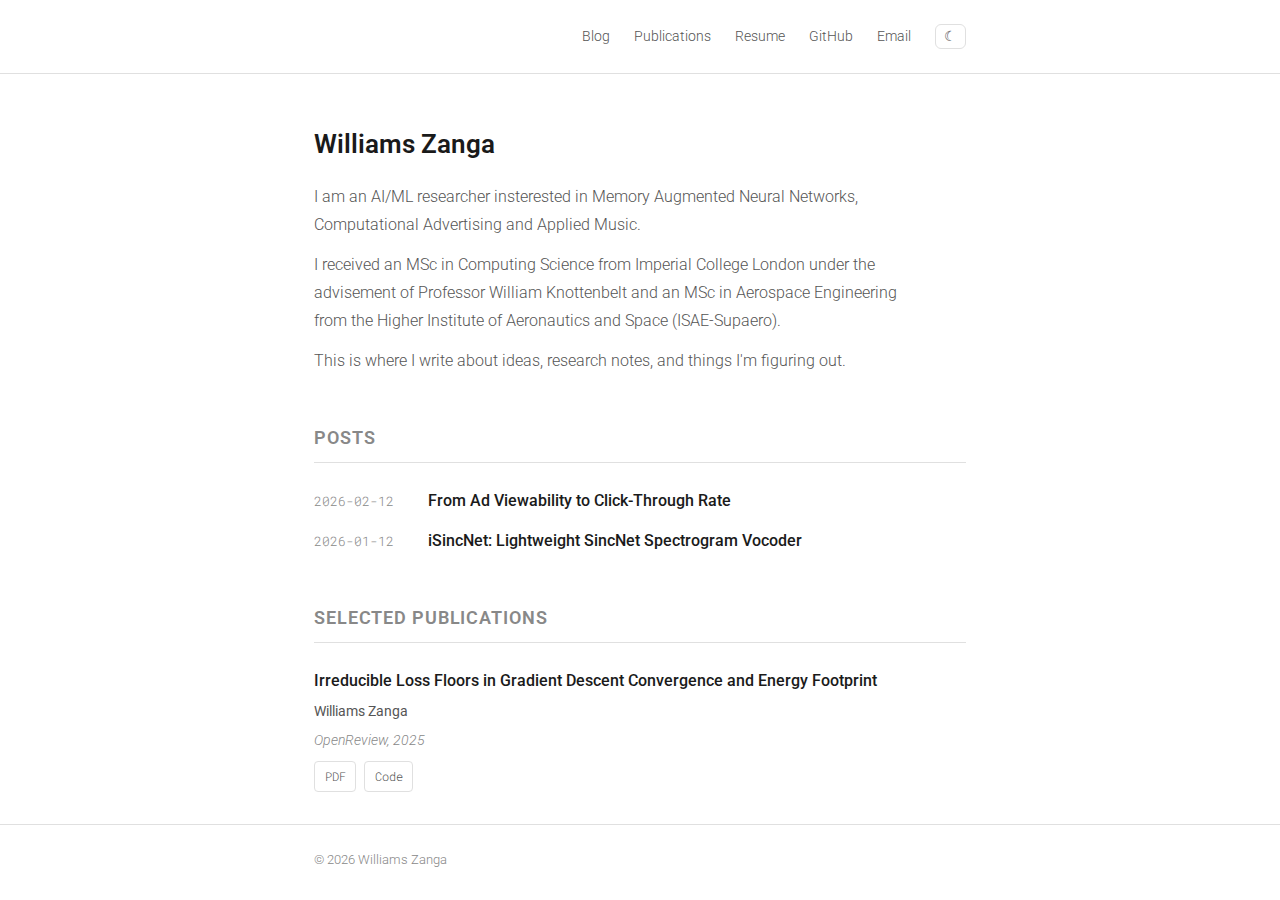
<file: index.html>
<!DOCTYPE html>
<html lang="en">
<head>
  <meta charset="UTF-8">
  <meta name="viewport" content="width=device-width, initial-scale=1.0">
  <title>williams zanga</title>
  <meta name="description" content="Research blog on machine learning, computational advertising, and learning theory.">
  <link rel="stylesheet" href="css/style.css">
</head>
<body>

<header>
  <div class="container">
    <a href="index.html" class="site-name"></a>
    <nav>
      <a href="blog.html">Blog</a>
      <a href="publications.html">Publications</a>
      <a href="resume.html">Resume</a>
      <a href="https://github.com/wkzng" target="_blank">GitHub</a>
      <a href="mailto:zanga.williams@gmail.com">Email</a>
      <button class="theme-toggle" id="theme-toggle" aria-label="Toggle theme">
        <span id="theme-icon">&#9790;</span>
      </button>
    </nav>
  </div>
</header>

<main class="container">

  <div class="bio">
    <h1>Williams Zanga</h1>
    <p>
        I am an AI/ML researcher insterested in Memory Augmented Neural Networks, Computational Advertising and Applied Music.
    </p>
    <p>
        I received an MSc in Computing Science from Imperial College London under the advisement of Professor William Knottenbelt
        and an MSc in Aerospace Engineering from the Higher Institute of Aeronautics and Space (ISAE-Supaero).
    </p>
     <p>
        This is where I write about ideas, research notes, and things I'm figuring out.
     </p>
  </div>

  <section class="posts-section">
    <h2>Posts</h2>
    <ul class="post-list">
      <li class="post-item">
        <span class="post-date">2026-02-12</span>
        <span class="post-title"><a href="blog/ad-viewability.html">From Ad Viewability to Click-Through Rate</a></span>
      </li>
      <li class="post-item">
        <span class="post-date">2026-01-12</span>
        <span class="post-title"><a href="blog/isincnet.html">iSincNet: Lightweight SincNet Spectrogram Vocoder</a></span>
      </li>
      <!-- <li class="post-item">
        <span class="post-date">2026-02-12</span>
        <span class="post-title"><a href="blog/comp-ads.html">Real-time bidding and the multi-armed bandit</a></span>
      </li> -->
      <!-- <li class="post-item">
        <span class="post-date">2026-02-08</span>
        <span class="post-title"><a href="blog/music-genre-intro.html">How CNNs hear music: a tour of Mel-spectrograms</a></span>
      </li> -->
    </ul>
  </section>

  <section class="posts-section">
    <h2>Selected Publications</h2>
    <div class="pub-list">
      <div class="pub-item">
        <div class="pub-title"><a href="publications.html">Irreducible Loss Floors in Gradient Descent Convergence and Energy Footprint</a></div>
        <div class="pub-authors"><strong>Williams Zanga</strong></div>
        <div class="pub-venue">OpenReview, 2025</div>
        <div class="pub-links">
          <a href="https://openreview.net/pdf?id=QJtanJS4T9" target="_blank">PDF</a>
          <a href="https://github.com/wkzng/loss-state-rate" target="_blank">Code</a>
        </div>
      </div>
      
    </div>
  </section>

</main>

<footer>
  <div class="container">
    <span class="footer-text">&copy; 2026 Williams Zanga</span>
  </div>
</footer>

<script src="js/main.js"></script>
</body>
</html>
</file>
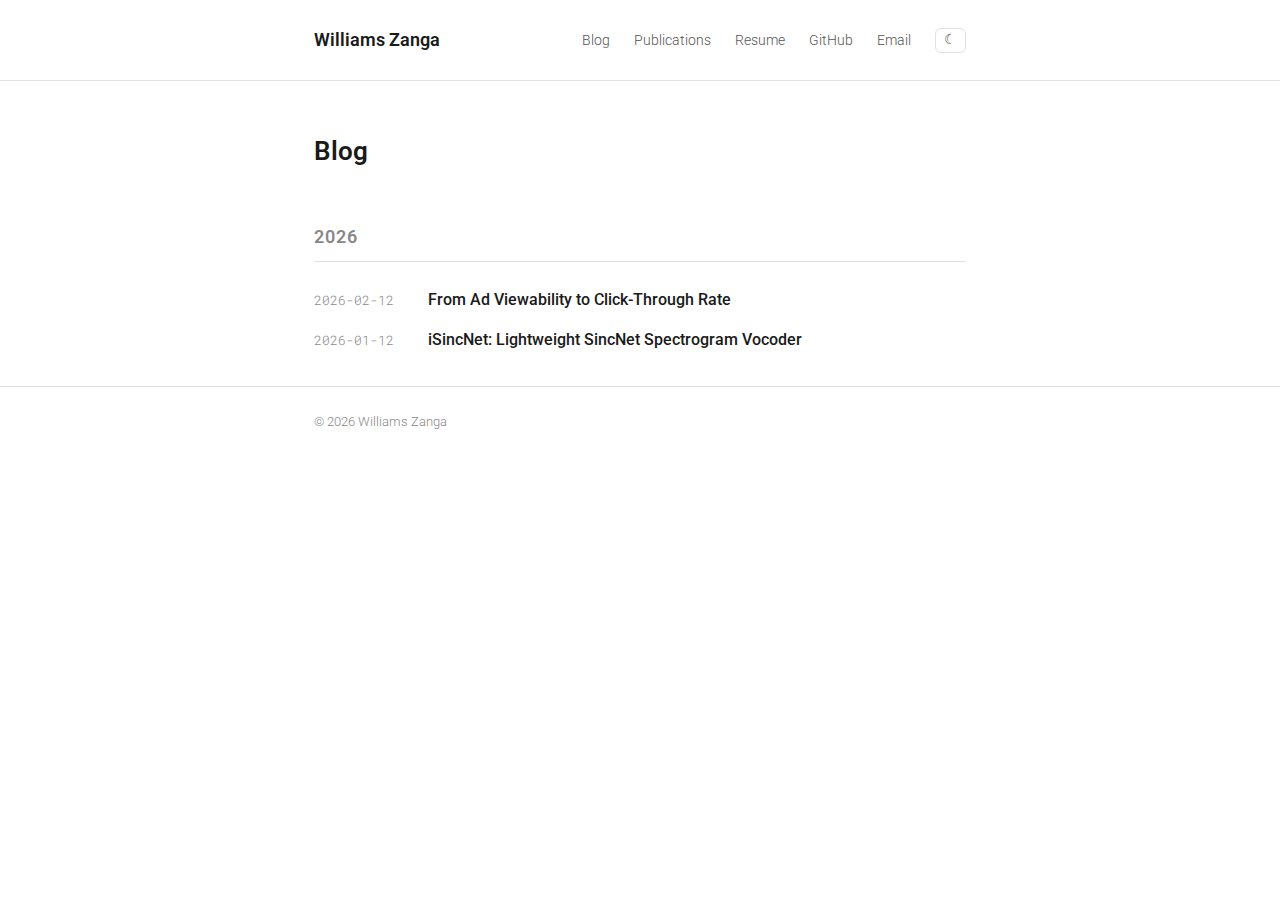
<file: blog.html>
<!DOCTYPE html>
<html lang="en">
<head>
  <meta charset="UTF-8">
  <meta name="viewport" content="width=device-width, initial-scale=1.0">
  <title>Blog &mdash; Williams Zanga</title>
  <meta name="description" content="Blog posts by Williams Zanga on ML, computational advertising, and learning theory.">
  <link rel="stylesheet" href="css/style.css">
</head>
<body>

<header>
  <div class="container">
    <a href="index.html" class="site-name">Williams Zanga</a>
    <nav>
      <a href="blog.html">Blog</a>
      <a href="publications.html">Publications</a>
      <a href="resume.html">Resume</a>
      <a href="https://github.com/wkzng" target="_blank">GitHub</a>
      <a href="mailto:zanga.williams@gmail.com">Email</a>
      <button class="theme-toggle" id="theme-toggle" aria-label="Toggle theme">
        <span id="theme-icon">&#9790;</span>
      </button>
    </nav>
  </div>
</header>

<main class="container">

  <div class="bio">
    <h1>Blog</h1>
  </div>

  <section class="posts-section">
    <h2>2026</h2>
    <ul class="post-list">
      <li class="post-item">
        <span class="post-date">2026-02-12</span>
        <span class="post-title"><a href="blog/ad-viewability.html">From Ad Viewability to Click-Through Rate</a></span>
      </li>
      <li class="post-item">
        <span class="post-date">2026-01-12</span>
        <span class="post-title"><a href="blog/isincnet.html">iSincNet: Lightweight SincNet Spectrogram Vocoder</a></span>
      </li>
      <!-- <li class="post-item">
        <span class="post-date">2026-02-12</span>
        <span class="post-title"><a href="blog/comp-ads.html">Real-time bidding and the multi-armed bandit</a></span>
      </li> -->
      <!-- <li class="post-item">
        <span class="post-date">2026-02-08</span>
        <span class="post-title"><a href="blog/music-genre-intro.html">How CNNs hear music: a tour of Mel-spectrograms</a></span>
      </li> -->
    </ul>
  </section>

</main>

<footer>
  <div class="container">
    <span class="footer-text">&copy; 2026 Williams Zanga</span>
  </div>
</footer>

<script src="js/main.js"></script>
</body>
</html>
</file>
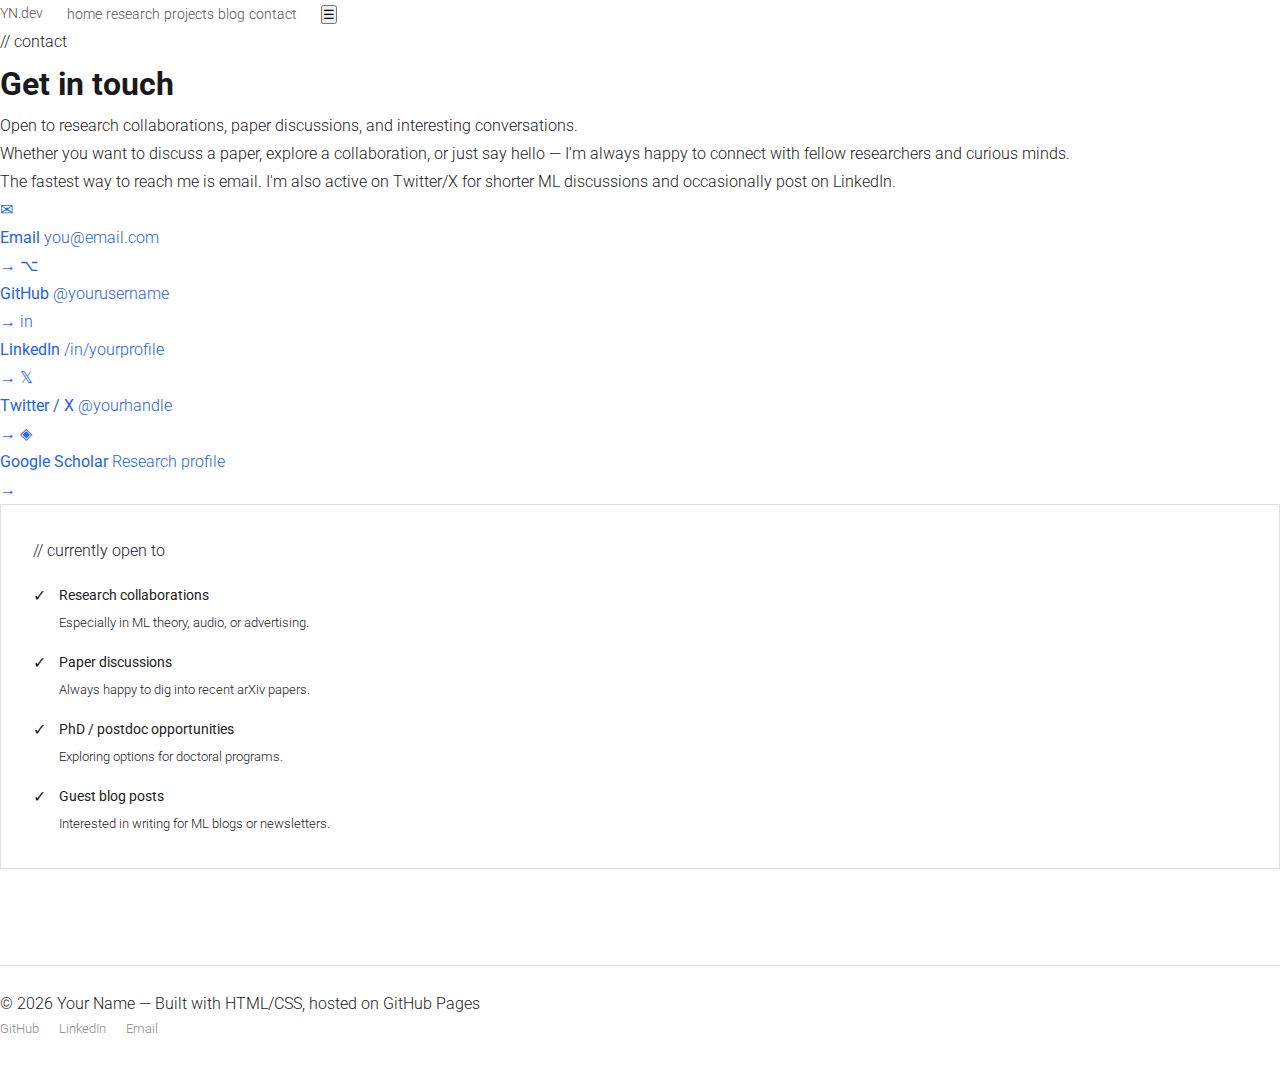
<file: contact.html>
<!DOCTYPE html>
<html lang="en">
<head>
  <meta charset="UTF-8" />
  <meta name="viewport" content="width=device-width, initial-scale=1.0"/>
  <title>Contact — Your Name</title>
  <link rel="stylesheet" href="css/style.css"/>
</head>
<body>

<nav>
  <a href="index.html" class="nav-logo">YN.dev</a>
  <div class="nav-links">
    <a href="index.html">home</a>
    <a href="research.html">research</a>
    <a href="projects.html">projects</a>
    <a href="blog.html">blog</a>
    <a href="contact.html" class="nav-cta active">contact</a>
  </div>
  <button class="nav-hamburger" onclick="toggleMenu()" aria-label="Menu">☰</button>
</nav>

<main>
  <div class="page-hero">
    <p class="section-label">// contact</p>
    <h1>Get in touch</h1>
    <p>Open to research collaborations, paper discussions, and interesting conversations.</p>
  </div>

  <section>
    <div class="contact-grid">
      <div class="contact-info">
        <p>
          Whether you want to discuss a paper, explore a collaboration, or just say hello —
          I'm always happy to connect with fellow researchers and curious minds.
        </p>
        <p>
          The fastest way to reach me is email. I'm also active on Twitter/X for shorter
          ML discussions and occasionally post on LinkedIn.
        </p>
        <div class="contact-links">
          <a href="mailto:you@email.com" class="contact-link-row">
            <span class="contact-link-icon">✉</span>
            <div class="contact-link-text">
              <strong>Email</strong>
              <span>you@email.com</span>
            </div>
            <span style="color:var(--accent)">→</span>
          </a>
          <a href="https://github.com/yourusername" target="_blank" class="contact-link-row">
            <span class="contact-link-icon">⌥</span>
            <div class="contact-link-text">
              <strong>GitHub</strong>
              <span>@yourusername</span>
            </div>
            <span style="color:var(--accent)">→</span>
          </a>
          <a href="https://linkedin.com/in/yourprofile" target="_blank" class="contact-link-row">
            <span class="contact-link-icon">in</span>
            <div class="contact-link-text">
              <strong>LinkedIn</strong>
              <span>/in/yourprofile</span>
            </div>
            <span style="color:var(--accent)">→</span>
          </a>
          <a href="https://twitter.com/yourhandle" target="_blank" class="contact-link-row">
            <span class="contact-link-icon">𝕏</span>
            <div class="contact-link-text">
              <strong>Twitter / X</strong>
              <span>@yourhandle</span>
            </div>
            <span style="color:var(--accent)">→</span>
          </a>
          <a href="https://scholar.google.com" target="_blank" class="contact-link-row">
            <span class="contact-link-icon">◈</span>
            <div class="contact-link-text">
              <strong>Google Scholar</strong>
              <span>Research profile</span>
            </div>
            <span style="color:var(--accent)">→</span>
          </a>
        </div>
      </div>

      <div>
        <div style="background:var(--surface);border:1px solid var(--border);border-radius:var(--radius);padding:2rem;">
          <p class="section-label" style="margin-bottom:1rem">// currently open to</p>
          <div style="display:flex;flex-direction:column;gap:0.8rem">
            <div style="display:flex;gap:0.8rem;align-items:flex-start">
              <span style="color:var(--accent3);font-family:var(--font-mono)">✓</span>
              <div>
                <strong style="font-size:0.9rem">Research collaborations</strong>
                <p style="font-size:0.82rem;color:var(--muted);margin:0.2rem 0 0">Especially in ML theory, audio, or advertising.</p>
              </div>
            </div>
            <div style="display:flex;gap:0.8rem;align-items:flex-start">
              <span style="color:var(--accent3);font-family:var(--font-mono)">✓</span>
              <div>
                <strong style="font-size:0.9rem">Paper discussions</strong>
                <p style="font-size:0.82rem;color:var(--muted);margin:0.2rem 0 0">Always happy to dig into recent arXiv papers.</p>
              </div>
            </div>
            <div style="display:flex;gap:0.8rem;align-items:flex-start">
              <span style="color:var(--accent3);font-family:var(--font-mono)">✓</span>
              <div>
                <strong style="font-size:0.9rem">PhD / postdoc opportunities</strong>
                <p style="font-size:0.82rem;color:var(--muted);margin:0.2rem 0 0">Exploring options for doctoral programs.</p>
              </div>
            </div>
            <div style="display:flex;gap:0.8rem;align-items:flex-start">
              <span style="color:var(--accent3);font-family:var(--font-mono)">✓</span>
              <div>
                <strong style="font-size:0.9rem">Guest blog posts</strong>
                <p style="font-size:0.82rem;color:var(--muted);margin:0.2rem 0 0">Interested in writing for ML blogs or newsletters.</p>
              </div>
            </div>
          </div>
        </div>
      </div>
    </div>
  </section>
</main>

<footer>
  <div class="footer-left">© 2026 Your Name — Built with HTML/CSS, hosted on GitHub Pages</div>
  <div class="footer-links">
    <a href="https://github.com/yourusername" target="_blank">GitHub</a>
    <a href="https://linkedin.com/in/yourprofile" target="_blank">LinkedIn</a>
    <a href="mailto:you@email.com">Email</a>
  </div>
</footer>

<script src="js/main.js"></script>
</body>
</html>
</file>
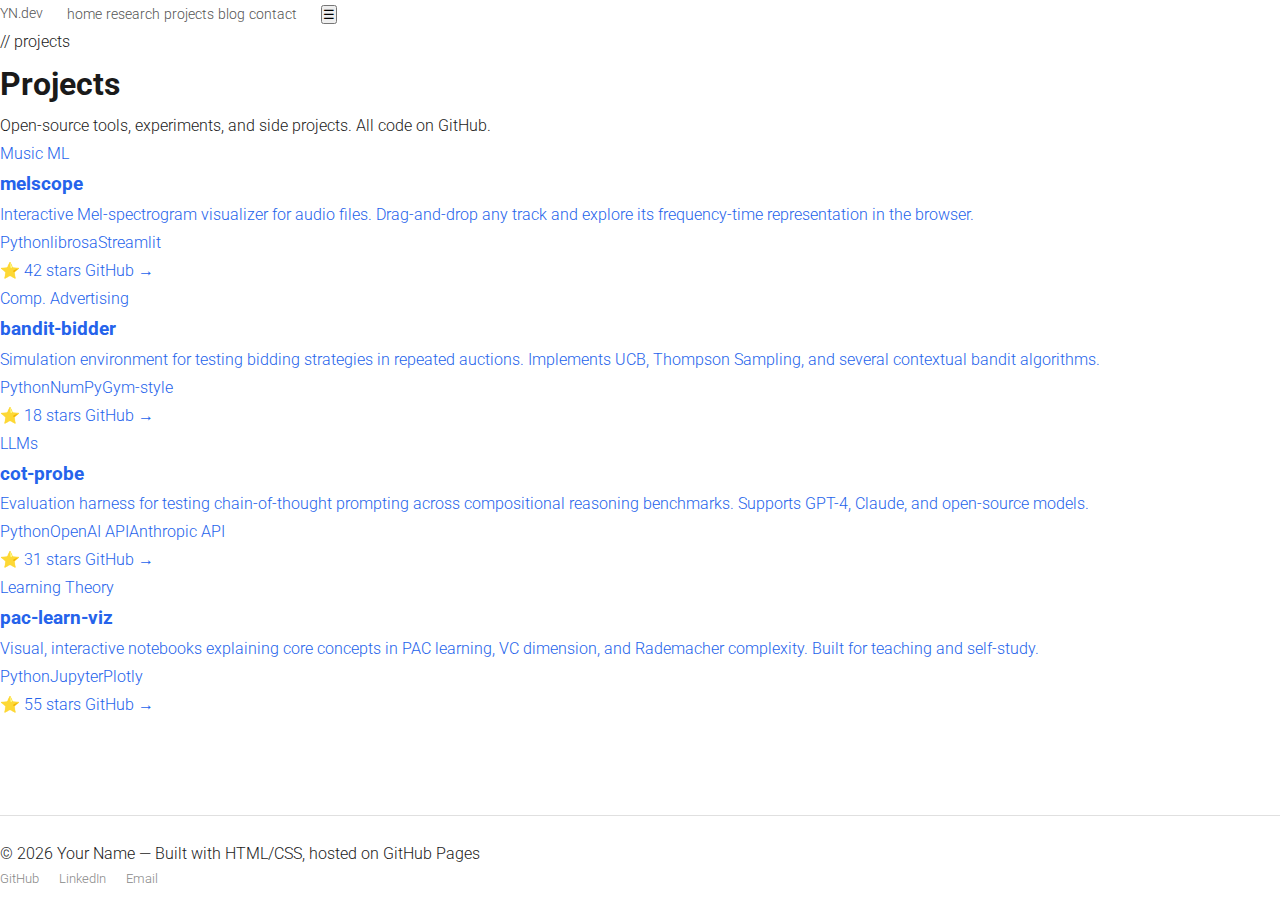
<file: projects.html>
<!DOCTYPE html>
<html lang="en">
<head>
  <meta charset="UTF-8" />
  <meta name="viewport" content="width=device-width, initial-scale=1.0"/>
  <title>Projects — Your Name</title>
  <link rel="stylesheet" href="css/style.css"/>
</head>
<body>

<nav>
  <a href="index.html" class="nav-logo">YN.dev</a>
  <div class="nav-links">
    <a href="index.html">home</a>
    <a href="research.html">research</a>
    <a href="projects.html" class="active">projects</a>
    <a href="blog.html">blog</a>
    <a href="contact.html" class="nav-cta">contact</a>
  </div>
  <button class="nav-hamburger" onclick="toggleMenu()" aria-label="Menu">☰</button>
</nav>

<main>
  <div class="page-hero">
    <p class="section-label">// projects</p>
    <h1>Projects</h1>
    <p>Open-source tools, experiments, and side projects. All code on GitHub.</p>
  </div>

  <section>
    <div class="cards-grid">

      <a href="https://github.com/yourusername" target="_blank" class="card">
        <div class="card-tag music">Music ML</div>
        <h3>melscope</h3>
        <p>Interactive Mel-spectrogram visualizer for audio files. Drag-and-drop any track and explore its frequency-time representation in the browser.</p>
        <div class="tags-row"><span class="tag">Python</span><span class="tag">librosa</span><span class="tag">Streamlit</span></div>
        <div class="card-footer">
          <span>⭐ 42 stars</span>
          <span class="card-link">GitHub →</span>
        </div>
      </a>

      <a href="https://github.com/yourusername" target="_blank" class="card">
        <div class="card-tag ads">Comp. Advertising</div>
        <h3>bandit-bidder</h3>
        <p>Simulation environment for testing bidding strategies in repeated auctions. Implements UCB, Thompson Sampling, and several contextual bandit algorithms.</p>
        <div class="tags-row"><span class="tag">Python</span><span class="tag">NumPy</span><span class="tag">Gym-style</span></div>
        <div class="card-footer">
          <span>⭐ 18 stars</span>
          <span class="card-link">GitHub →</span>
        </div>
      </a>

      <a href="https://github.com/yourusername" target="_blank" class="card">
        <div class="card-tag llm">LLMs</div>
        <h3>cot-probe</h3>
        <p>Evaluation harness for testing chain-of-thought prompting across compositional reasoning benchmarks. Supports GPT-4, Claude, and open-source models.</p>
        <div class="tags-row"><span class="tag">Python</span><span class="tag">OpenAI API</span><span class="tag">Anthropic API</span></div>
        <div class="card-footer">
          <span>⭐ 31 stars</span>
          <span class="card-link">GitHub →</span>
        </div>
      </a>

      <a href="https://github.com/yourusername" target="_blank" class="card">
        <div class="card-tag learning">Learning Theory</div>
        <h3>pac-learn-viz</h3>
        <p>Visual, interactive notebooks explaining core concepts in PAC learning, VC dimension, and Rademacher complexity. Built for teaching and self-study.</p>
        <div class="tags-row"><span class="tag">Python</span><span class="tag">Jupyter</span><span class="tag">Plotly</span></div>
        <div class="card-footer">
          <span>⭐ 55 stars</span>
          <span class="card-link">GitHub →</span>
        </div>
      </a>

    </div>
  </section>
</main>

<footer>
  <div class="footer-left">© 2026 Your Name — Built with HTML/CSS, hosted on GitHub Pages</div>
  <div class="footer-links">
    <a href="https://github.com/yourusername" target="_blank">GitHub</a>
    <a href="https://linkedin.com/in/yourprofile" target="_blank">LinkedIn</a>
    <a href="mailto:you@email.com">Email</a>
  </div>
</footer>

<script src="js/main.js"></script>
</body>
</html>
</file>
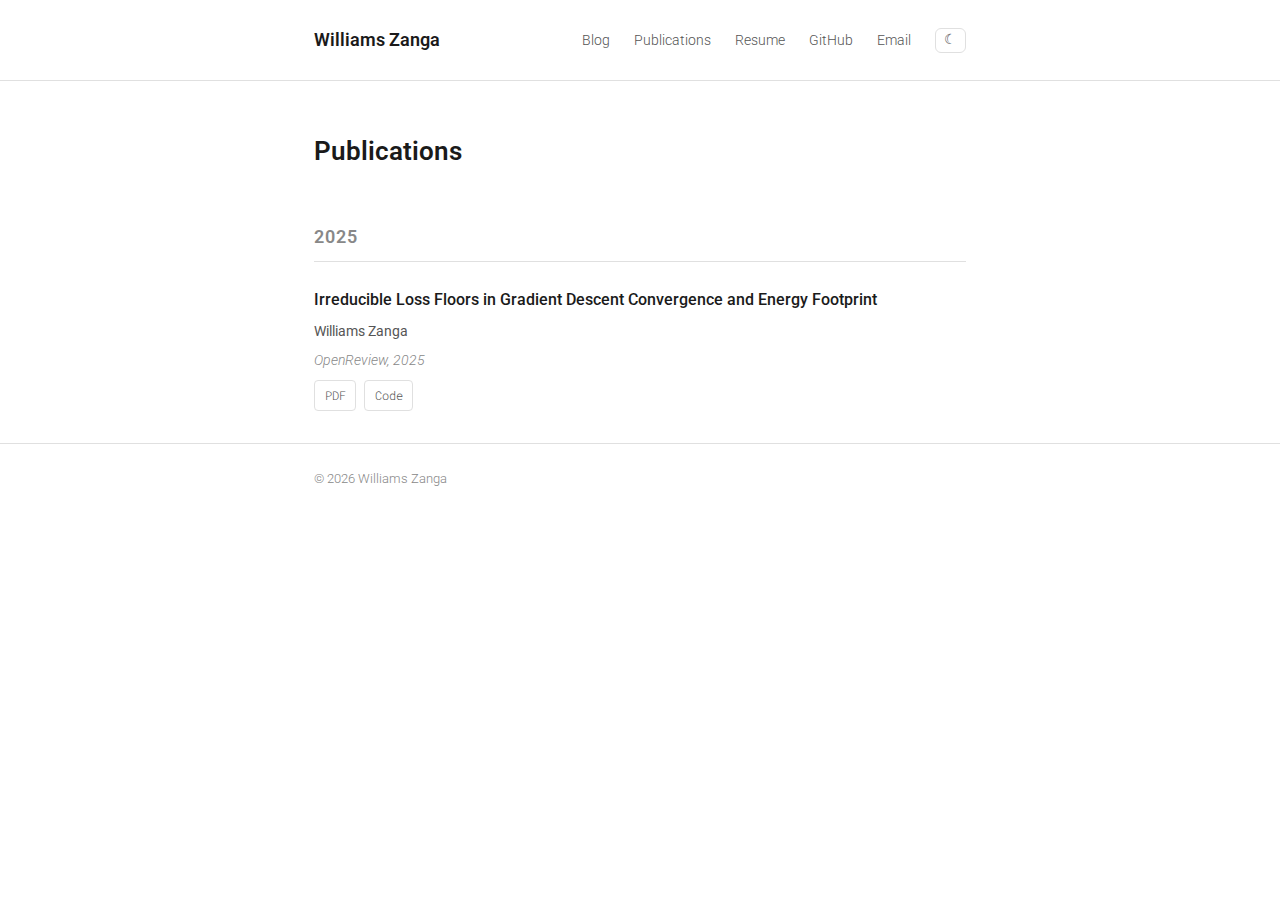
<file: publications.html>
<!DOCTYPE html>
<html lang="en">
<head>
  <meta charset="UTF-8">
  <meta name="viewport" content="width=device-width, initial-scale=1.0">
  <title>Publications &mdash; Williams Zanga</title>
  <meta name="description" content="Publications by Williams Zanga.">
  <link rel="stylesheet" href="css/style.css">
</head>
<body>

<header>
  <div class="container">
    <a href="index.html" class="site-name">Williams Zanga</a>
    <nav>
      <a href="blog.html">Blog</a>
      <a href="publications.html">Publications</a>
      <a href="resume.html">Resume</a>
      <a href="https://github.com/wkzng" target="_blank">GitHub</a>
      <a href="mailto:zanga.williams@gmail.com">Email</a>
      <button class="theme-toggle" id="theme-toggle" aria-label="Toggle theme">
        <span id="theme-icon">&#9790;</span>
      </button>
    </nav>
  </div>
</header>

<main class="container">

  <div class="bio">
    <h1>Publications</h1>
  </div>

  <!-- <section class="posts-section">
    <h2>2026</h2>
    <div class="pub-list">

      <div class="pub-item">
        <div class="pub-title">Multi-Modal Music Genre Classification via Spectrogram-Lyrics Fusion</div>
        <div class="pub-authors"><strong>Williams Zanga</strong>, Sarah Chen</div>
        <div class="pub-venue">Proceedings of ISMIR 2026 (to appear)</div>
        <div class="pub-links">
          <a href="#">PDF</a>
          <a href="#">Code</a>
        </div>
      </div>

    </div>
  </section> -->

  <section class="posts-section">
    <h2>2025</h2>
    <div class="pub-list">

      <div class="pub-item">
        <div class="pub-title"><a href="publications.html">Irreducible Loss Floors in Gradient Descent Convergence and Energy Footprint</a></div>
        <div class="pub-authors"><strong>Williams Zanga</strong></div>
        <div class="pub-venue">OpenReview, 2025</div>
        <div class="pub-links">
          <a href="https://openreview.net/pdf?id=QJtanJS4T9" target="_blank">PDF</a>
          <a href="https://github.com/wkzng/loss-state-rate" target="_blank">Code</a>
        </div>
      </div>

    </div>
  </section>

</main>

<footer>
  <div class="container">
    <span class="footer-text">&copy; 2026 Williams Zanga</span>
  </div>
</footer>

<script src="js/main.js"></script>
</body>
</html>
</file>
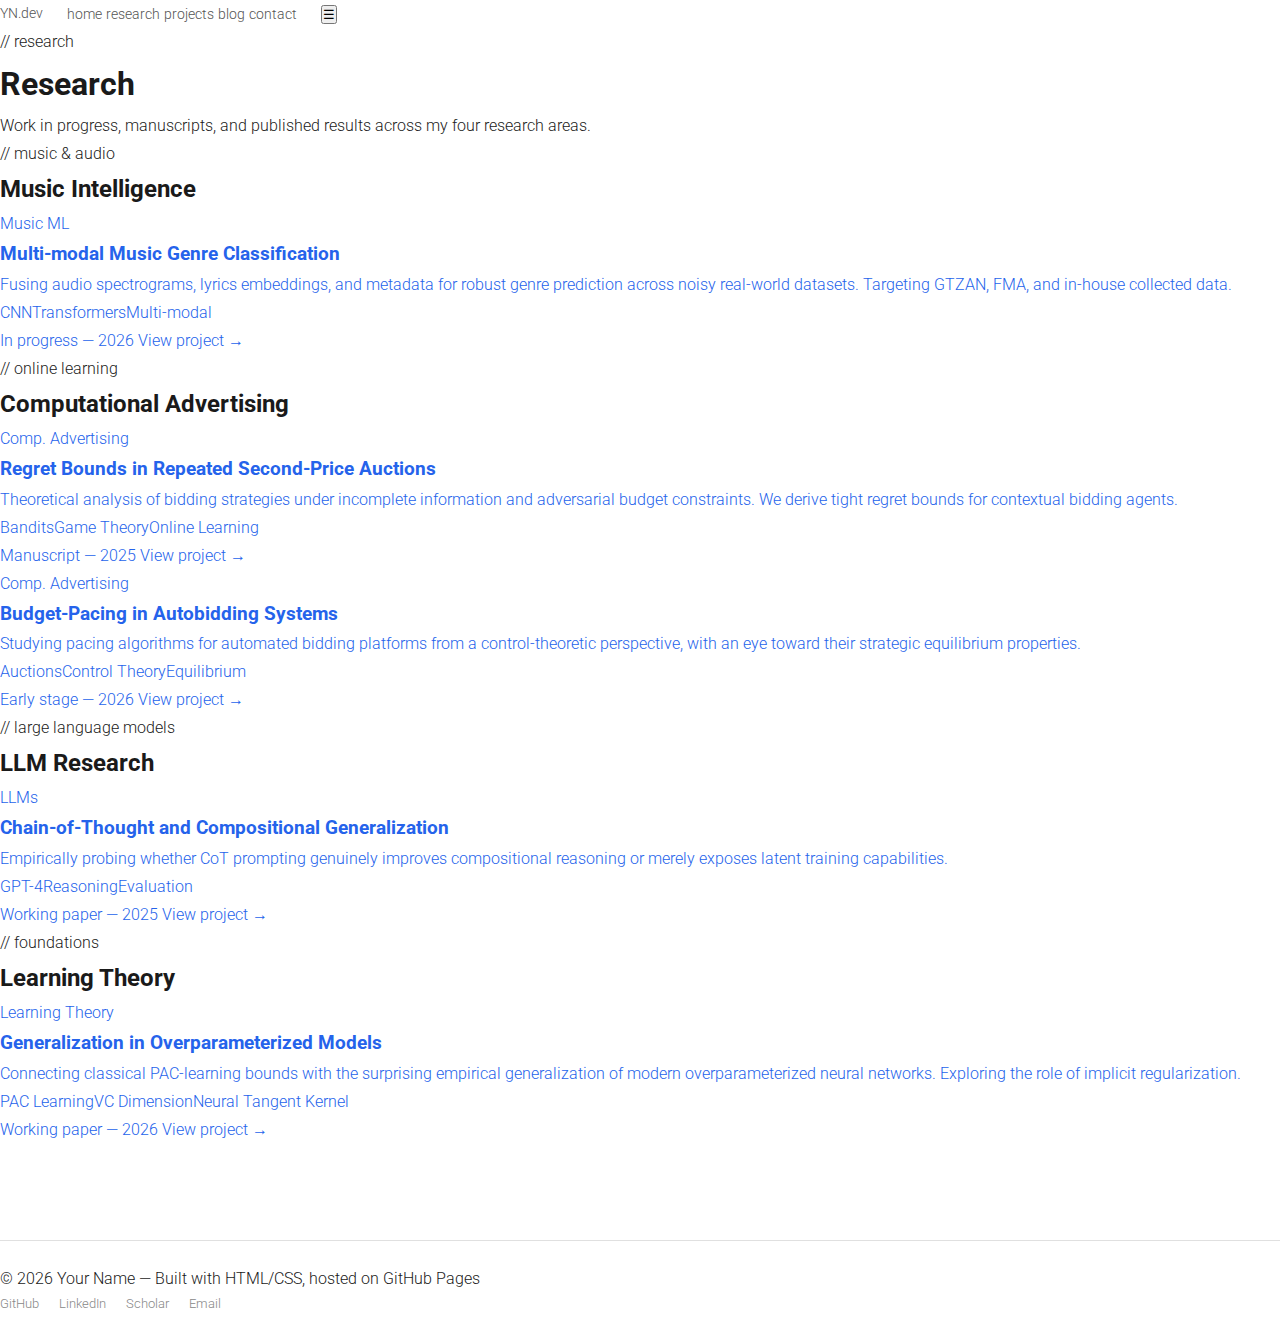
<file: research.html>
<!DOCTYPE html>
<html lang="en">
<head>
  <meta charset="UTF-8" />
  <meta name="viewport" content="width=device-width, initial-scale=1.0"/>
  <title>Research — Your Name</title>
  <link rel="stylesheet" href="css/style.css"/>
</head>
<body>

<nav>
  <a href="index.html" class="nav-logo">YN.dev</a>
  <div class="nav-links">
    <a href="index.html">home</a>
    <a href="research.html" class="active">research</a>
    <a href="projects.html">projects</a>
    <a href="blog.html">blog</a>
    <a href="contact.html" class="nav-cta">contact</a>
  </div>
  <button class="nav-hamburger" onclick="toggleMenu()" aria-label="Menu">☰</button>
</nav>

<main>
  <div class="page-hero">
    <p class="section-label">// research</p>
    <h1>Research</h1>
    <p>Work in progress, manuscripts, and published results across my four research areas.</p>
  </div>

  <section>
    <p class="section-label">// music & audio</p>
    <h2 class="section-title">Music Intelligence</h2>
    <div class="cards-grid">
      <a href="research/music-genre.html" class="card">
        <div class="card-tag music">Music ML</div>
        <h3>Multi-modal Music Genre Classification</h3>
        <p>Fusing audio spectrograms, lyrics embeddings, and metadata for robust genre prediction across noisy real-world datasets. Targeting GTZAN, FMA, and in-house collected data.</p>
        <div class="tags-row"><span class="tag">CNN</span><span class="tag">Transformers</span><span class="tag">Multi-modal</span></div>
        <div class="card-footer">
          <span>In progress — 2026</span>
          <span class="card-link">View project →</span>
        </div>
      </a>
    </div>
  </section>

  <div class="divider"></div>

  <section>
    <p class="section-label">// online learning</p>
    <h2 class="section-title">Computational Advertising</h2>
    <div class="cards-grid">
      <a href="research/comp-ads.html" class="card">
        <div class="card-tag ads">Comp. Advertising</div>
        <h3>Regret Bounds in Repeated Second-Price Auctions</h3>
        <p>Theoretical analysis of bidding strategies under incomplete information and adversarial budget constraints. We derive tight regret bounds for contextual bidding agents.</p>
        <div class="tags-row"><span class="tag">Bandits</span><span class="tag">Game Theory</span><span class="tag">Online Learning</span></div>
        <div class="card-footer">
          <span>Manuscript — 2025</span>
          <span class="card-link">View project →</span>
        </div>
      </a>
      <a href="research/comp-ads.html" class="card">
        <div class="card-tag ads">Comp. Advertising</div>
        <h3>Budget-Pacing in Autobidding Systems</h3>
        <p>Studying pacing algorithms for automated bidding platforms from a control-theoretic perspective, with an eye toward their strategic equilibrium properties.</p>
        <div class="tags-row"><span class="tag">Auctions</span><span class="tag">Control Theory</span><span class="tag">Equilibrium</span></div>
        <div class="card-footer">
          <span>Early stage — 2026</span>
          <span class="card-link">View project →</span>
        </div>
      </a>
    </div>
  </section>

  <div class="divider"></div>

  <section>
    <p class="section-label">// large language models</p>
    <h2 class="section-title">LLM Research</h2>
    <div class="cards-grid">
      <a href="research/llm-reasoning.html" class="card">
        <div class="card-tag llm">LLMs</div>
        <h3>Chain-of-Thought and Compositional Generalization</h3>
        <p>Empirically probing whether CoT prompting genuinely improves compositional reasoning or merely exposes latent training capabilities.</p>
        <div class="tags-row"><span class="tag">GPT-4</span><span class="tag">Reasoning</span><span class="tag">Evaluation</span></div>
        <div class="card-footer">
          <span>Working paper — 2025</span>
          <span class="card-link">View project →</span>
        </div>
      </a>
    </div>
  </section>

  <div class="divider"></div>

  <section>
    <p class="section-label">// foundations</p>
    <h2 class="section-title">Learning Theory</h2>
    <div class="cards-grid">
      <a href="research/learning-theory.html" class="card">
        <div class="card-tag learning">Learning Theory</div>
        <h3>Generalization in Overparameterized Models</h3>
        <p>Connecting classical PAC-learning bounds with the surprising empirical generalization of modern overparameterized neural networks. Exploring the role of implicit regularization.</p>
        <div class="tags-row"><span class="tag">PAC Learning</span><span class="tag">VC Dimension</span><span class="tag">Neural Tangent Kernel</span></div>
        <div class="card-footer">
          <span>Working paper — 2026</span>
          <span class="card-link">View project →</span>
        </div>
      </a>
    </div>
  </section>
</main>

<footer>
  <div class="footer-left">© 2026 Your Name — Built with HTML/CSS, hosted on GitHub Pages</div>
  <div class="footer-links">
    <a href="https://github.com/yourusername" target="_blank">GitHub</a>
    <a href="https://linkedin.com/in/yourprofile" target="_blank">LinkedIn</a>
    <a href="https://scholar.google.com" target="_blank">Scholar</a>
    <a href="mailto:you@email.com">Email</a>
  </div>
</footer>

<script src="js/main.js"></script>
</body>
</html>
</file>
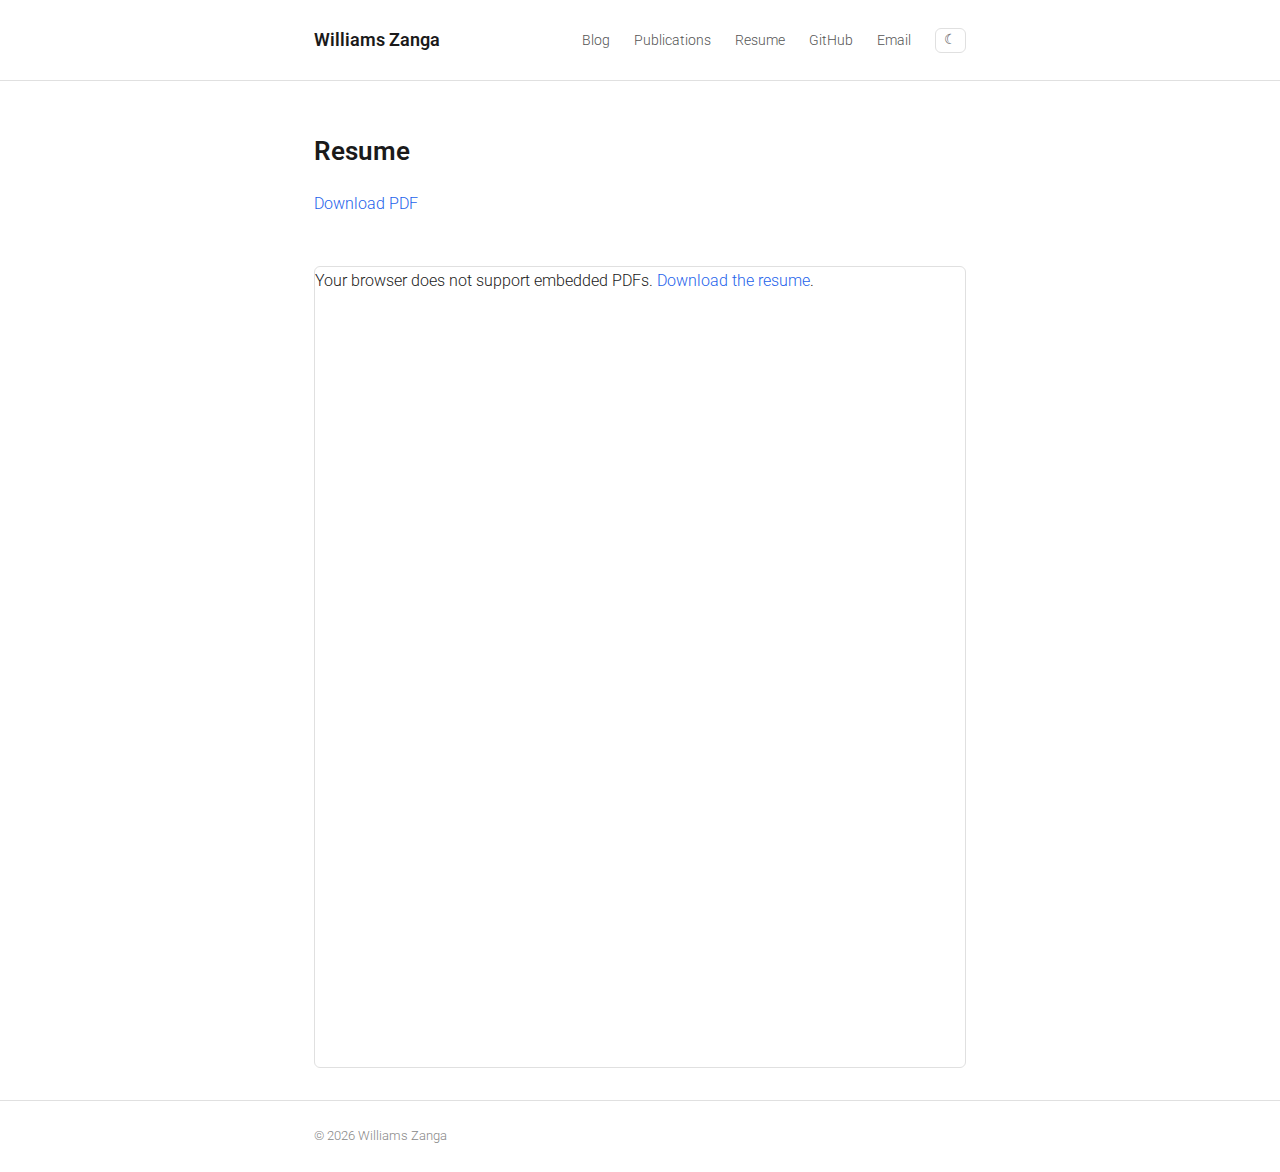
<file: resume.html>
<!DOCTYPE html>
<html lang="en">
<head>
  <meta charset="UTF-8">
  <meta name="viewport" content="width=device-width, initial-scale=1.0">
  <title>Resume &mdash; Williams Zanga</title>
  <link rel="stylesheet" href="css/style.css">
</head>
<body>

<header>
  <div class="container">
    <a href="index.html" class="site-name">Williams Zanga</a>
    <nav>
      <a href="blog.html">Blog</a>
      <a href="publications.html">Publications</a>
      <a href="resume.html">Resume</a>
      <a href="https://github.com/wkzng" target="_blank">GitHub</a>
      <a href="mailto:zanga.williams@gmail.com">Email</a>
      <button class="theme-toggle" id="theme-toggle" aria-label="Toggle theme">
        <span id="theme-icon">&#9790;</span>
      </button>
    </nav>
  </div>
</header>

<main class="container">

  <div class="bio">
    <h1>Resume</h1>
    <p>
      <a href="assets/resume.pdf" target="_blank">Download PDF</a>
    </p>
  </div>

  <div class="pdf-embed">
    <object data="assets/resume.pdf" type="application/pdf" width="100%" height="800px">
      <p>Your browser does not support embedded PDFs. <a href="assets/resume.pdf">Download the resume</a>.</p>
    </object>
  </div>

</main>

<footer>
  <div class="container">
    <span class="footer-text">&copy; 2026 Williams Zanga</span>
  </div>
</footer>

<script src="js/main.js"></script>
</body>
</html>
</file>
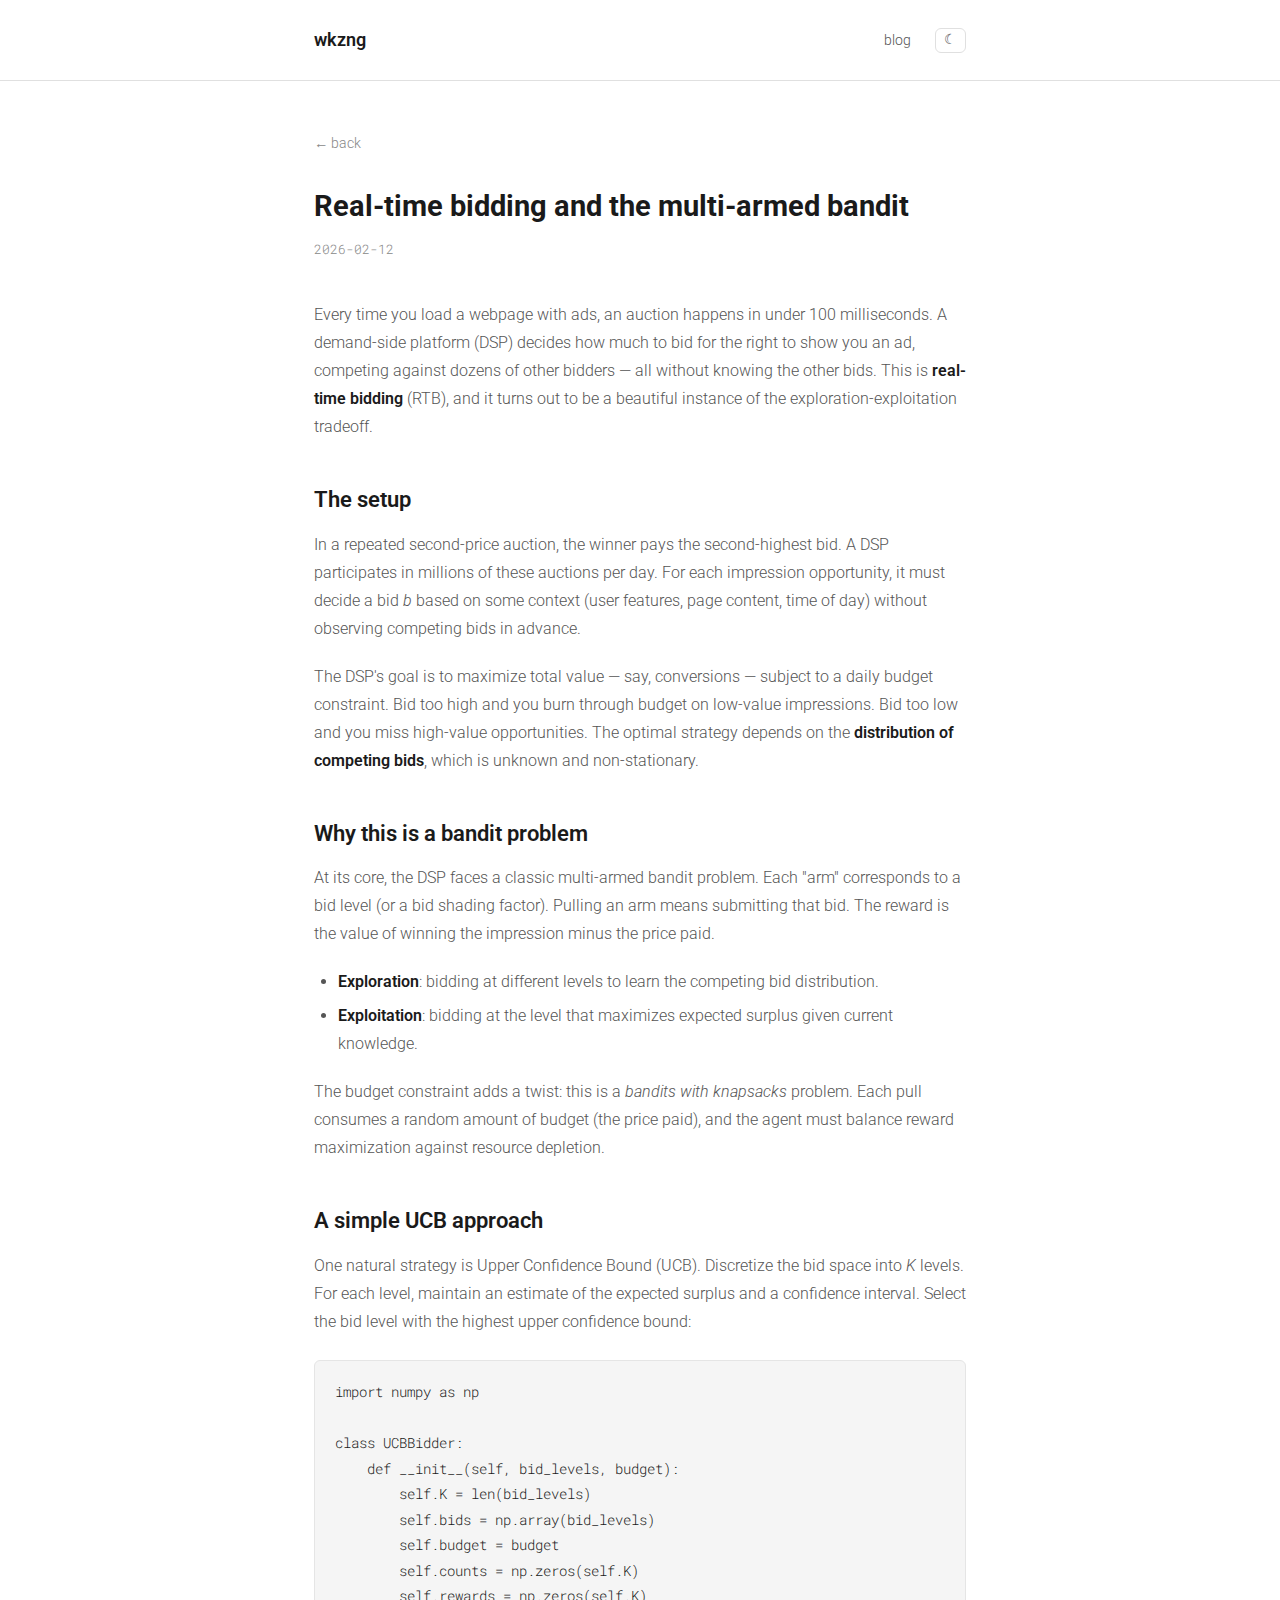
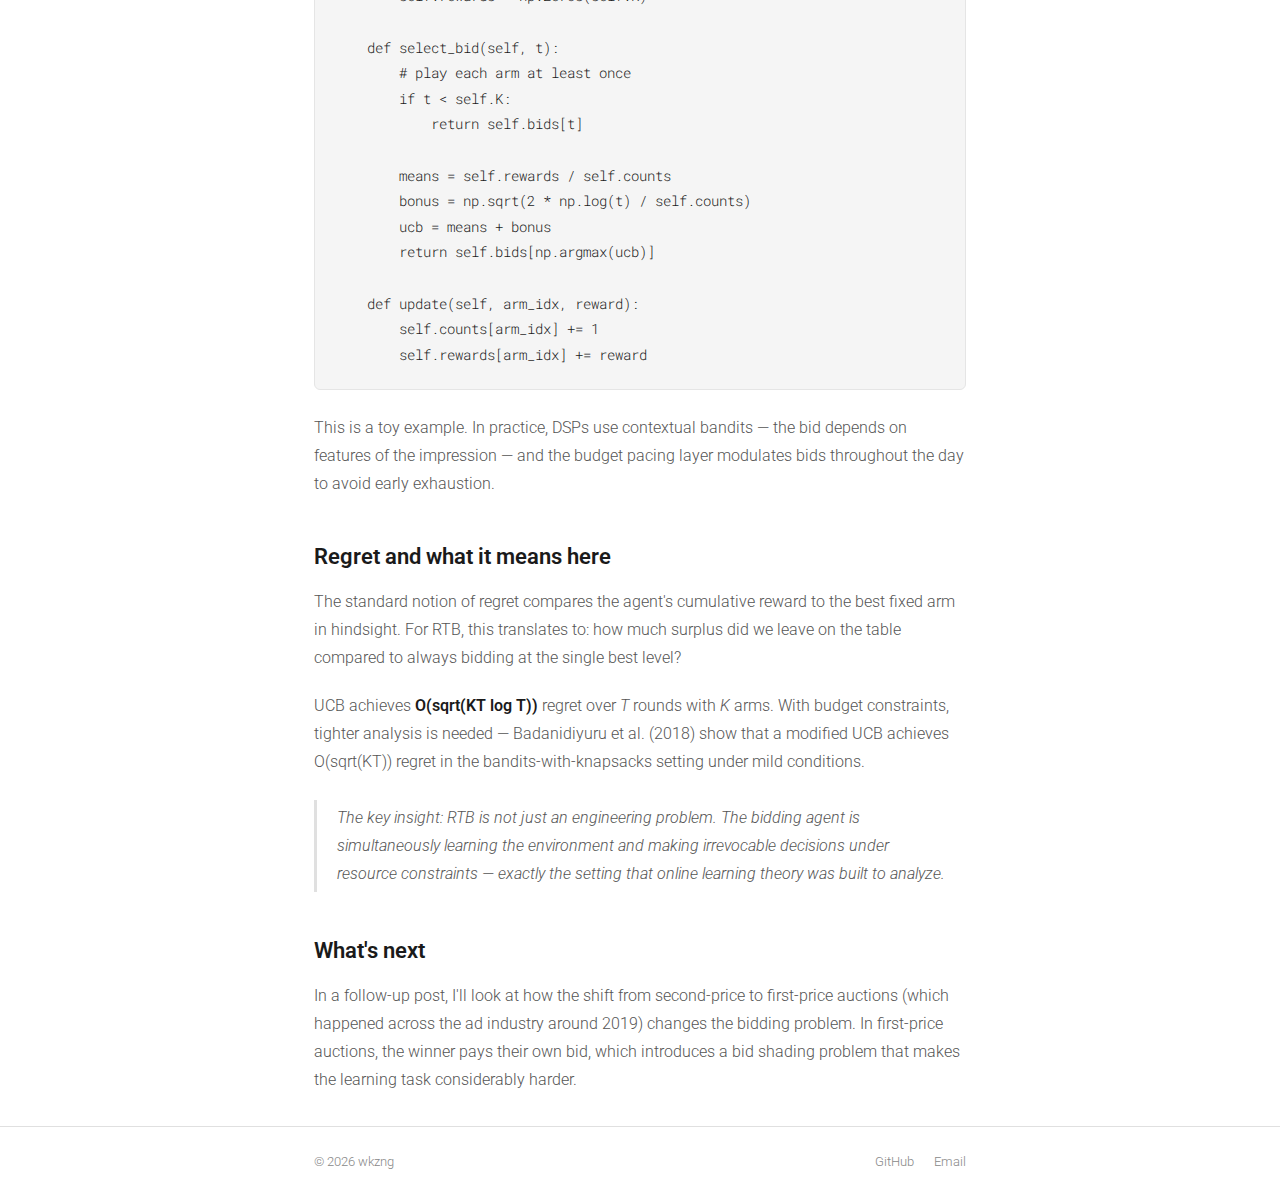
<file: blog/comp-ads.html>
<!DOCTYPE html>
<html lang="en">
<head>
  <meta charset="UTF-8">
  <meta name="viewport" content="width=device-width, initial-scale=1.0">
  <title>Real-time bidding and the multi-armed bandit &mdash; wkzng</title>
  <link rel="stylesheet" href="../css/style.css">
</head>
<body>

<header>
  <div class="container">
    <a href="../index.html" class="site-name">wkzng</a>
    <nav>
      <a href="../index.html">blog</a>
      <button class="theme-toggle" id="theme-toggle" aria-label="Toggle theme">
        <span id="theme-icon">&#9790;</span>
      </button>
    </nav>
  </div>
</header>

<main class="container">

  <a href="../index.html" class="article-back">&larr; back</a>

  <div class="article-header">
    <h1>Real-time bidding and the multi-armed bandit</h1>
    <div class="article-meta">2026-02-12</div>
  </div>

  <div class="article-body">

    <p>
      Every time you load a webpage with ads, an auction happens in under 100 milliseconds.
      A demand-side platform (DSP) decides how much to bid for the right to show you an ad,
      competing against dozens of other bidders &mdash; all without knowing the other bids.
      This is <strong>real-time bidding</strong> (RTB), and it turns out to be a beautiful
      instance of the exploration-exploitation tradeoff.
    </p>

    <h2>The setup</h2>

    <p>
      In a repeated second-price auction, the winner pays the second-highest bid. A DSP
      participates in millions of these auctions per day. For each impression opportunity,
      it must decide a bid <em>b</em> based on some context (user features, page content,
      time of day) without observing competing bids in advance.
    </p>

    <p>
      The DSP's goal is to maximize total value &mdash; say, conversions &mdash; subject to
      a daily budget constraint. Bid too high and you burn through budget on low-value
      impressions. Bid too low and you miss high-value opportunities. The optimal strategy
      depends on the <strong>distribution of competing bids</strong>, which is unknown and
      non-stationary.
    </p>

    <h2>Why this is a bandit problem</h2>

    <p>
      At its core, the DSP faces a classic multi-armed bandit problem. Each "arm" corresponds
      to a bid level (or a bid shading factor). Pulling an arm means submitting that bid.
      The reward is the value of winning the impression minus the price paid.
    </p>

    <ul>
      <li><strong>Exploration</strong>: bidding at different levels to learn the competing bid distribution.</li>
      <li><strong>Exploitation</strong>: bidding at the level that maximizes expected surplus given current knowledge.</li>
    </ul>

    <p>
      The budget constraint adds a twist: this is a <em>bandits with knapsacks</em> problem.
      Each pull consumes a random amount of budget (the price paid), and the agent must
      balance reward maximization against resource depletion.
    </p>

    <h2>A simple UCB approach</h2>

    <p>
      One natural strategy is Upper Confidence Bound (UCB). Discretize the bid space into
      <em>K</em> levels. For each level, maintain an estimate of the expected surplus and
      a confidence interval. Select the bid level with the highest upper confidence bound:
    </p>

    <pre><code>import numpy as np

class UCBBidder:
    def __init__(self, bid_levels, budget):
        self.K = len(bid_levels)
        self.bids = np.array(bid_levels)
        self.budget = budget
        self.counts = np.zeros(self.K)
        self.rewards = np.zeros(self.K)

    def select_bid(self, t):
        # play each arm at least once
        if t < self.K:
            return self.bids[t]

        means = self.rewards / self.counts
        bonus = np.sqrt(2 * np.log(t) / self.counts)
        ucb = means + bonus
        return self.bids[np.argmax(ucb)]

    def update(self, arm_idx, reward):
        self.counts[arm_idx] += 1
        self.rewards[arm_idx] += reward</code></pre>

    <p>
      This is a toy example. In practice, DSPs use contextual bandits &mdash; the bid depends
      on features of the impression &mdash; and the budget pacing layer modulates bids
      throughout the day to avoid early exhaustion.
    </p>

    <h2>Regret and what it means here</h2>

    <p>
      The standard notion of regret compares the agent's cumulative reward to the best
      fixed arm in hindsight. For RTB, this translates to: how much surplus did we leave
      on the table compared to always bidding at the single best level?
    </p>

    <p>
      UCB achieves <strong>O(sqrt(KT log T))</strong> regret over <em>T</em> rounds with
      <em>K</em> arms. With budget constraints, tighter analysis is needed &mdash;
      Badanidiyuru et al. (2018) show that a modified UCB achieves O(sqrt(KT)) regret
      in the bandits-with-knapsacks setting under mild conditions.
    </p>

    <blockquote>
      The key insight: RTB is not just an engineering problem. The bidding agent is
      simultaneously learning the environment and making irrevocable decisions under
      resource constraints &mdash; exactly the setting that online learning theory was
      built to analyze.
    </blockquote>

    <h2>What's next</h2>

    <p>
      In a follow-up post, I'll look at how the shift from second-price to first-price
      auctions (which happened across the ad industry around 2019) changes the bidding
      problem. In first-price auctions, the winner pays their own bid, which introduces
      a bid shading problem that makes the learning task considerably harder.
    </p>

  </div>

</main>

<footer>
  <div class="container">
    <span class="footer-text">&copy; 2026 wkzng</span>
    <div class="footer-links">
      <a href="https://github.com/wkzng" target="_blank">GitHub</a>
      <a href="mailto:zanga.williams@gmail.com">Email</a>
    </div>
  </div>
</footer>

<script src="../js/main.js"></script>
</body>
</html>
</file>
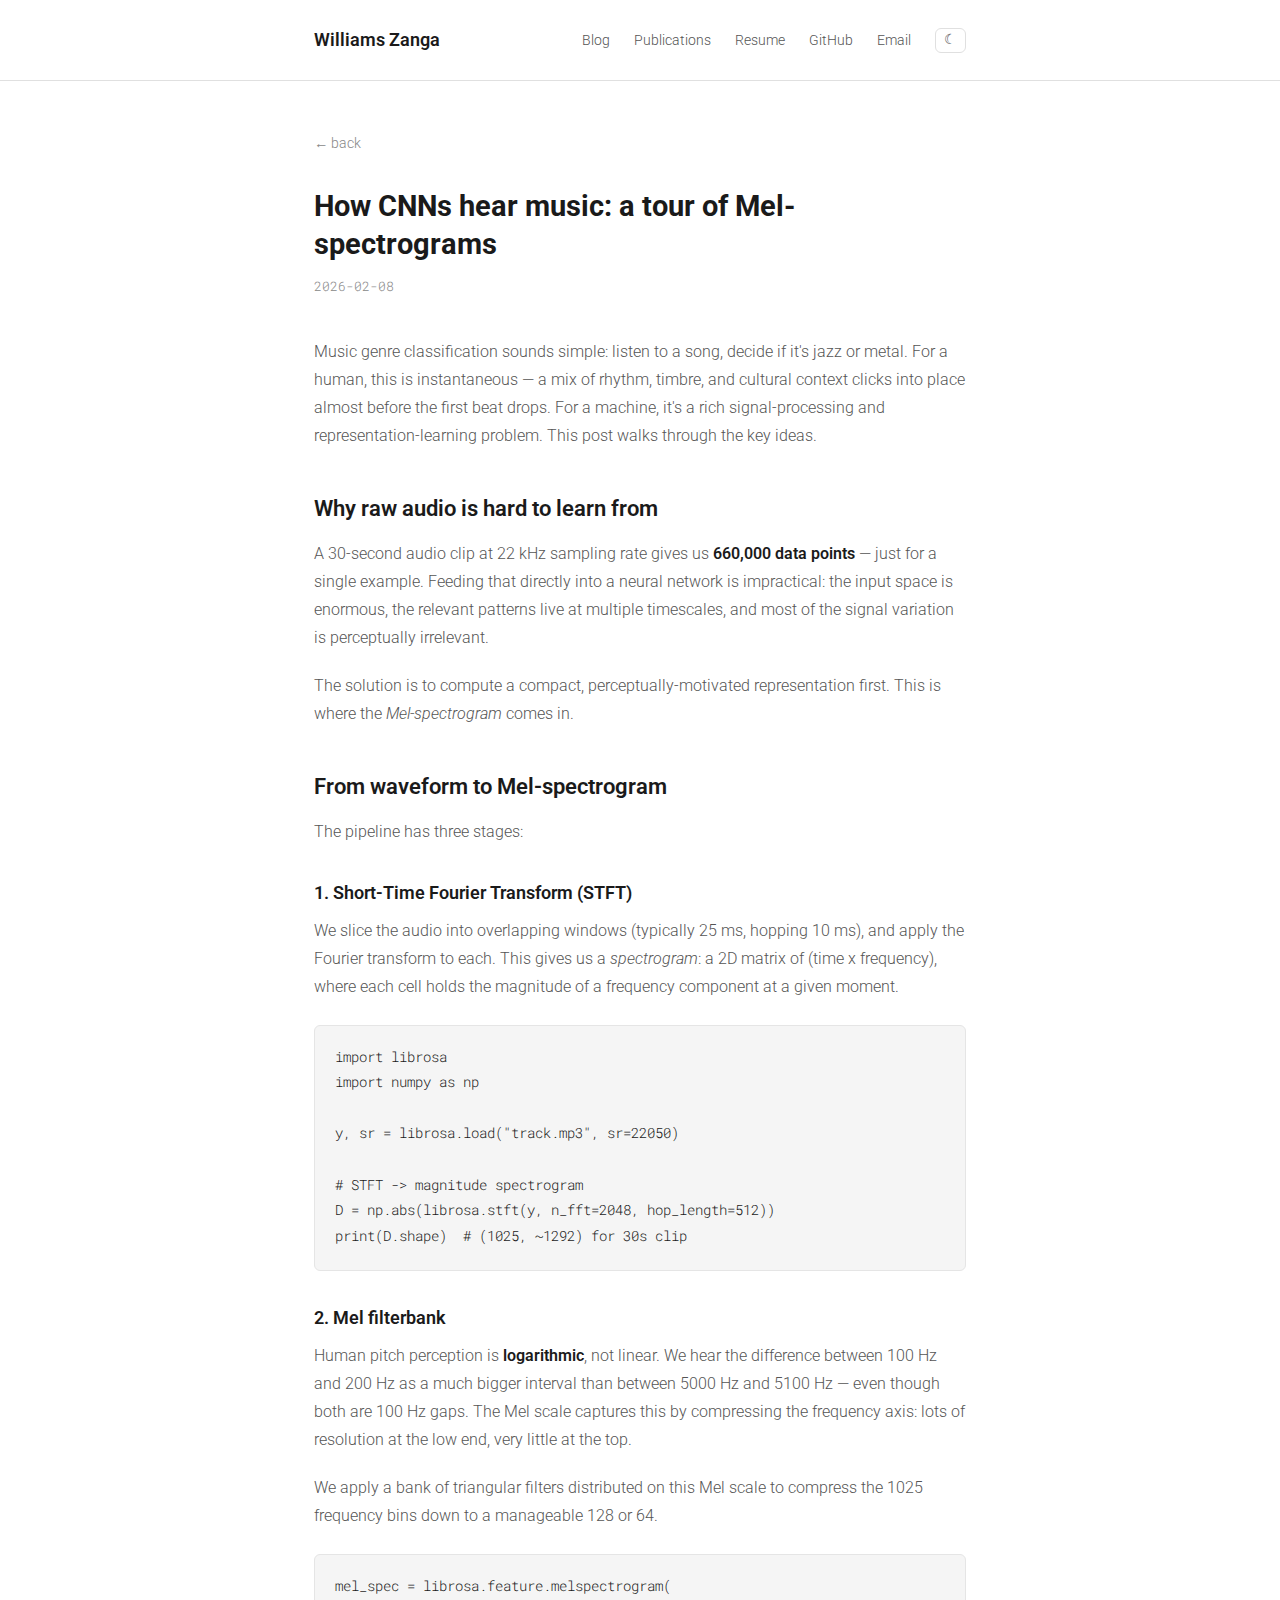
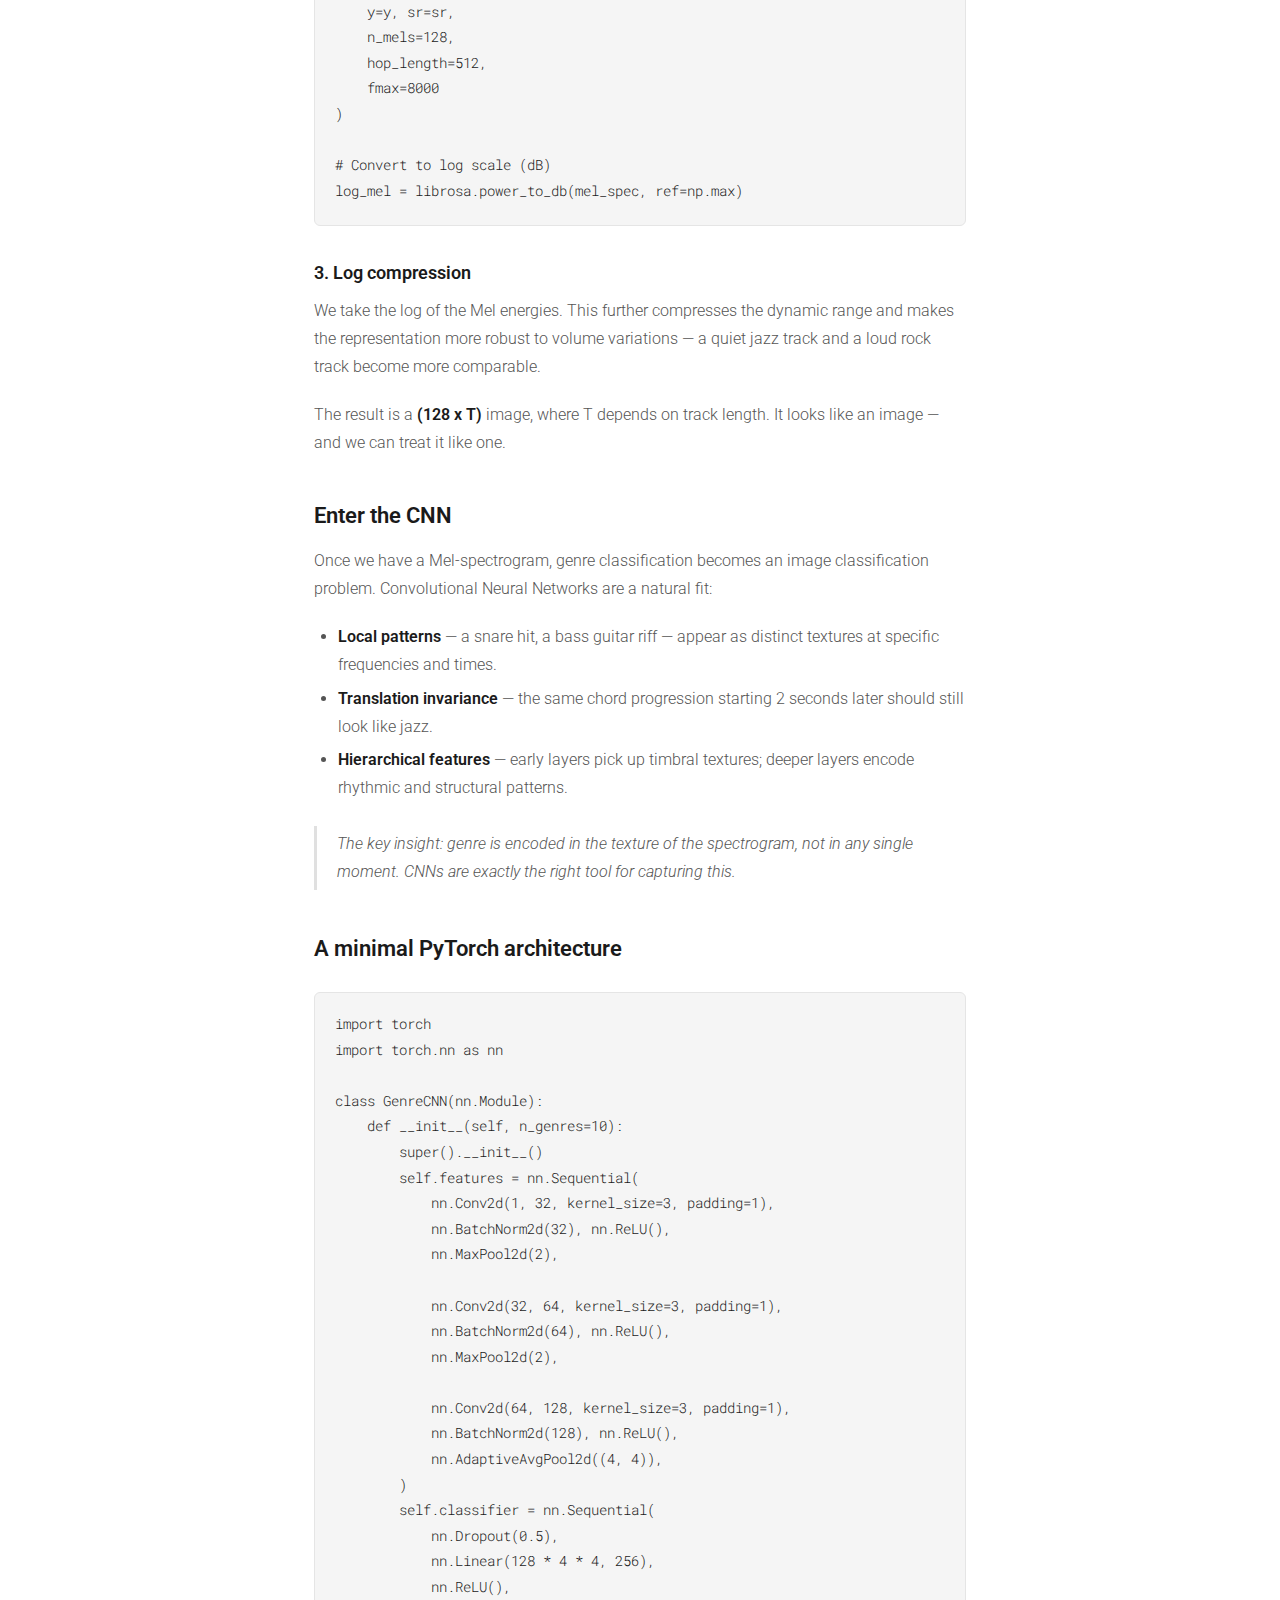
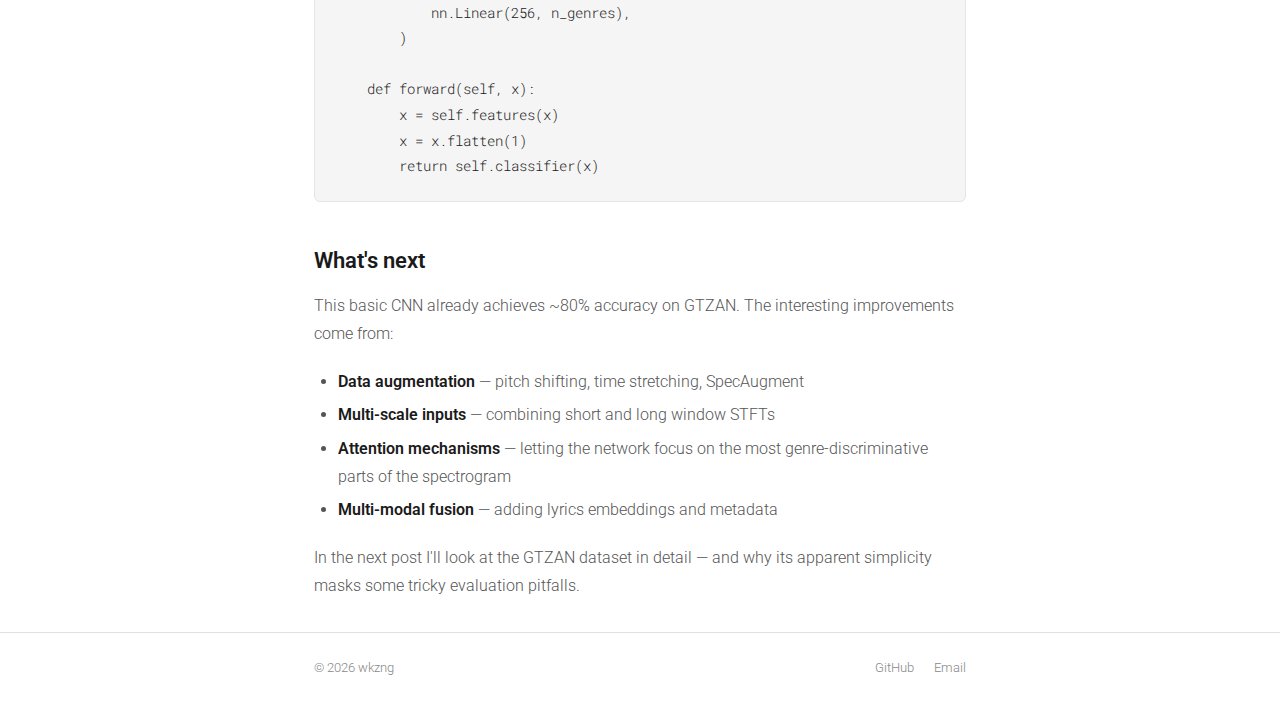
<file: blog/music-genre-intro.html>
<!DOCTYPE html>
<html lang="en">
<head>
  <meta charset="UTF-8">
  <meta name="viewport" content="width=device-width, initial-scale=1.0">
  <title>How CNNs hear music: a tour of Mel-spectrograms &mdash; wkzng</title>
  <link rel="stylesheet" href="../css/style.css">
</head>
<body>

<header>
  <div class="container">
    <a href="../index.html" class="site-name">Williams Zanga</a>
    <nav>
      <a href="../blog.html">Blog</a>
      <a href="../publications.html">Publications</a>
      <a href="../resume.html">Resume</a>
      <a href="https://github.com/wkzng" target="_blank">GitHub</a>
      <a href="mailto:zanga.williams@gmail.com">Email</a>
      <button class="theme-toggle" id="theme-toggle" aria-label="Toggle theme">
        <span id="theme-icon">&#9790;</span>
      </button>
    </nav>
  </div>
</header>

<main class="container">

  <a href="../index.html" class="article-back">&larr; back</a>

  <div class="article-header">
    <h1>How CNNs hear music: a tour of Mel-spectrograms</h1>
    <div class="article-meta">2026-02-08</div>
  </div>

  <div class="article-body">

    <p>
      Music genre classification sounds simple: listen to a song, decide if it's jazz or metal.
      For a human, this is instantaneous &mdash; a mix of rhythm, timbre, and cultural context clicks
      into place almost before the first beat drops. For a machine, it's a rich signal-processing
      and representation-learning problem. This post walks through the key ideas.
    </p>

    <h2>Why raw audio is hard to learn from</h2>

    <p>
      A 30-second audio clip at 22 kHz sampling rate gives us <strong>660,000 data points</strong> &mdash;
      just for a single example. Feeding that directly into a neural network is impractical:
      the input space is enormous, the relevant patterns live at multiple timescales, and most
      of the signal variation is perceptually irrelevant.
    </p>
    <p>
      The solution is to compute a compact, perceptually-motivated representation first.
      This is where the <em>Mel-spectrogram</em> comes in.
    </p>

    <h2>From waveform to Mel-spectrogram</h2>

    <p>The pipeline has three stages:</p>

    <h3>1. Short-Time Fourier Transform (STFT)</h3>
    <p>
      We slice the audio into overlapping windows (typically 25 ms, hopping 10 ms), and apply
      the Fourier transform to each. This gives us a <em>spectrogram</em>: a 2D matrix of
      (time x frequency), where each cell holds the magnitude of a frequency component at a
      given moment.
    </p>

    <pre><code>import librosa
import numpy as np

y, sr = librosa.load("track.mp3", sr=22050)

# STFT -> magnitude spectrogram
D = np.abs(librosa.stft(y, n_fft=2048, hop_length=512))
print(D.shape)  # (1025, ~1292) for 30s clip</code></pre>

    <h3>2. Mel filterbank</h3>
    <p>
      Human pitch perception is <strong>logarithmic</strong>, not linear. We hear the difference
      between 100 Hz and 200 Hz as a much bigger interval than between 5000 Hz and 5100 Hz &mdash;
      even though both are 100 Hz gaps. The Mel scale captures this by compressing the frequency
      axis: lots of resolution at the low end, very little at the top.
    </p>
    <p>
      We apply a bank of triangular filters distributed on this Mel scale to compress the 1025
      frequency bins down to a manageable 128 or 64.
    </p>

    <pre><code>mel_spec = librosa.feature.melspectrogram(
    y=y, sr=sr,
    n_mels=128,
    hop_length=512,
    fmax=8000
)

# Convert to log scale (dB)
log_mel = librosa.power_to_db(mel_spec, ref=np.max)</code></pre>

    <h3>3. Log compression</h3>
    <p>
      We take the log of the Mel energies. This further compresses the dynamic range and makes
      the representation more robust to volume variations &mdash; a quiet jazz track and a loud
      rock track become more comparable.
    </p>
    <p>
      The result is a <strong>(128 x T)</strong> image, where T depends on track length.
      It looks like an image &mdash; and we can treat it like one.
    </p>

    <h2>Enter the CNN</h2>

    <p>
      Once we have a Mel-spectrogram, genre classification becomes an image classification
      problem. Convolutional Neural Networks are a natural fit:
    </p>
    <ul>
      <li><strong>Local patterns</strong> &mdash; a snare hit, a bass guitar riff &mdash; appear as distinct textures at specific frequencies and times.</li>
      <li><strong>Translation invariance</strong> &mdash; the same chord progression starting 2 seconds later should still look like jazz.</li>
      <li><strong>Hierarchical features</strong> &mdash; early layers pick up timbral textures; deeper layers encode rhythmic and structural patterns.</li>
    </ul>

    <blockquote>
      The key insight: genre is encoded in the <em>texture</em> of the spectrogram, not in any single moment. CNNs are exactly the right tool for capturing this.
    </blockquote>

    <h2>A minimal PyTorch architecture</h2>

    <pre><code>import torch
import torch.nn as nn

class GenreCNN(nn.Module):
    def __init__(self, n_genres=10):
        super().__init__()
        self.features = nn.Sequential(
            nn.Conv2d(1, 32, kernel_size=3, padding=1),
            nn.BatchNorm2d(32), nn.ReLU(),
            nn.MaxPool2d(2),

            nn.Conv2d(32, 64, kernel_size=3, padding=1),
            nn.BatchNorm2d(64), nn.ReLU(),
            nn.MaxPool2d(2),

            nn.Conv2d(64, 128, kernel_size=3, padding=1),
            nn.BatchNorm2d(128), nn.ReLU(),
            nn.AdaptiveAvgPool2d((4, 4)),
        )
        self.classifier = nn.Sequential(
            nn.Dropout(0.5),
            nn.Linear(128 * 4 * 4, 256),
            nn.ReLU(),
            nn.Linear(256, n_genres),
        )

    def forward(self, x):
        x = self.features(x)
        x = x.flatten(1)
        return self.classifier(x)</code></pre>

    <h2>What's next</h2>

    <p>
      This basic CNN already achieves ~80% accuracy on GTZAN. The interesting improvements come from:
    </p>
    <ul>
      <li><strong>Data augmentation</strong> &mdash; pitch shifting, time stretching, SpecAugment</li>
      <li><strong>Multi-scale inputs</strong> &mdash; combining short and long window STFTs</li>
      <li><strong>Attention mechanisms</strong> &mdash; letting the network focus on the most genre-discriminative parts of the spectrogram</li>
      <li><strong>Multi-modal fusion</strong> &mdash; adding lyrics embeddings and metadata</li>
    </ul>
    <p>
      In the next post I'll look at the GTZAN dataset in detail &mdash; and why its apparent simplicity
      masks some tricky evaluation pitfalls.
    </p>

  </div>

</main>

<footer>
  <div class="container">
    <span class="footer-text">&copy; 2026 wkzng</span>
    <div class="footer-links">
      <a href="https://github.com/wkzng" target="_blank">GitHub</a>
      <a href="mailto:zanga.williams@gmail.com">Email</a>
    </div>
  </div>
</footer>

<script src="../js/main.js"></script>
</body>
</html>
</file>
<file: css/style.css>
/* ─── Fonts ───────────────────────────────────────────── */
@import url('https://fonts.googleapis.com/css2?family=Roboto:ital,wght@0,300;0,400;0,500;0,700;1,400&family=Roboto+Mono:wght@400;500&display=swap');

/* ─── Design Tokens (Light) ───────────────────────────── */
:root {
  --bg: #ffffff;
  --bg-secondary: #f8f8f8;
  --text: #1a1a1a;
  --text-secondary: #555;
  --text-muted: #888;
  --border: #e0e0e0;
  --accent: #2563eb;
  --code-bg: #f5f5f5;
  --code-border: #e5e5e5;

  --font-body: "Roboto", -apple-system, BlinkMacSystemFont, "Segoe UI", Helvetica, Arial, sans-serif;
  --font-heading: "Roboto", -apple-system, BlinkMacSystemFont, "Segoe UI", Helvetica, Arial, sans-serif;
  --font-mono: "Roboto Mono", "SFMono-Regular", Consolas, "Liberation Mono", Menlo, monospace;

  --content-width: 700px;
}

/* ─── Dark Theme ──────────────────────────────────────── */
@media (prefers-color-scheme: dark) {
  :root:not(.light) {
    --bg: #161616;
    --bg-secondary: #1e1e1e;
    --text: #e0e0e0;
    --text-secondary: #aaa;
    --text-muted: #777;
    --border: #2a2a2a;
    --accent: #6b9eff;
    --code-bg: #1e1e1e;
    --code-border: #333;
  }
}

.dark {
  --bg: #161616;
  --bg-secondary: #1e1e1e;
  --text: #e0e0e0;
  --text-secondary: #aaa;
  --text-muted: #777;
  --border: #2a2a2a;
  --accent: #6b9eff;
  --code-bg: #1e1e1e;
  --code-border: #333;
}

/* ─── Reset ───────────────────────────────────────────── */
*, *::before, *::after { box-sizing: border-box; margin: 0; padding: 0; }
html { scroll-behavior: smooth; }
body {
  background: var(--bg);
  color: var(--text);
  font-family: var(--font-body);
  font-size: 16px;
  font-weight: 300;
  line-height: 1.75;
  min-height: 100vh;
  transition: background 0.2s, color 0.2s;
}
a { color: var(--accent); text-decoration: none; }
a:hover { text-decoration: underline; }
img { max-width: 100%; display: block; }

/* ─── Layout ──────────────────────────────────────────── */
.container {
  max-width: var(--content-width);
  margin: 0 auto;
  padding: 0 1.5rem;
}

/* ─── Header / Nav ────────────────────────────────────── */
header {
  border-bottom: 1px solid var(--border);
  padding: 1.5rem 0;
  margin-bottom: 3rem;
}
header .container {
  display: flex;
  justify-content: space-between;
  align-items: center;
}
.site-name {
  font-family: var(--font-heading);
  font-size: 1.15rem;
  font-weight: 600;
  color: var(--text);
  text-decoration: none;
}
.site-name:hover { text-decoration: none; color: var(--text); }

nav {
  display: flex;
  align-items: center;
  gap: 1.5rem;
}
nav a {
  font-family: var(--font-heading);
  font-size: 0.9rem;
  color: var(--text-secondary);
}
nav a:hover { color: var(--text); text-decoration: none; }

.theme-toggle {
  background: none;
  border: 1px solid var(--border);
  border-radius: 6px;
  padding: 0.3rem 0.5rem;
  cursor: pointer;
  font-size: 0.85rem;
  line-height: 1;
  color: var(--text-secondary);
  transition: border-color 0.2s;
}
.theme-toggle:hover { border-color: var(--text-muted); }

/* ─── Main content ────────────────────────────────────── */
main {
  padding-bottom: 4rem;
}

/* ─── Homepage ────────────────────────────────────────── */
.bio {
  margin-bottom: 3rem;
}
.bio h1 {
  font-family: var(--font-heading);
  font-size: 1.6rem;
  font-weight: 600;
  margin-bottom: 1rem;
  color: var(--text);
}
.bio p {
  color: var(--text-secondary);
  max-width: 600px;
  margin-bottom: 0.75rem;
}
.bio p:last-child {
  margin-bottom: 0;
}

/* ─── Post List ───────────────────────────────────────── */
.posts-section + .posts-section {
  margin-top: 3rem;
}
.posts-section h2 {
  font-family: var(--font-heading);
  font-size: 1.1rem;
  font-weight: 600;
  color: var(--text-muted);
  text-transform: uppercase;
  letter-spacing: 0.05em;
  margin-bottom: 1.5rem;
  padding-bottom: 0.5rem;
  border-bottom: 1px solid var(--border);
}

.post-list {
  list-style: none;
  display: flex;
  flex-direction: column;
  gap: 0.75rem;
}
.post-item {
  display: flex;
  align-items: baseline;
  gap: 1.5rem;
}
.post-date {
  font-family: var(--font-mono);
  font-size: 0.82rem;
  color: var(--text-muted);
  white-space: nowrap;
  min-width: 90px;
}
.post-title {
  font-family: var(--font-heading);
  font-size: 1rem;
  font-weight: 500;
}
.post-title a {
  color: var(--text);
}
.post-title a:hover {
  color: var(--accent);
}

/* ─── Article ─────────────────────────────────────────── */
.article-header {
  margin-bottom: 2.5rem;
}
.article-back {
  font-family: var(--font-heading);
  font-size: 0.9rem;
  color: var(--text-muted);
  display: inline-block;
  margin-bottom: 2rem;
}
.article-back:hover { color: var(--accent); }

.article-header h1 {
  font-family: var(--font-heading);
  font-size: 1.8rem;
  font-weight: 700;
  line-height: 1.3;
  margin-bottom: 0.75rem;
  color: var(--text);
}
.article-meta {
  font-family: var(--font-mono);
  font-size: 0.82rem;
  color: var(--text-muted);
}

/* ─── Article Body ────────────────────────────────────── */
.article-body h2 {
  font-family: var(--font-heading);
  font-size: 1.35rem;
  font-weight: 600;
  margin: 2.5rem 0 0.75rem;
  color: var(--text);
}
.article-body h3 {
  font-family: var(--font-heading);
  font-size: 1.1rem;
  font-weight: 600;
  margin: 2rem 0 0.5rem;
  color: var(--text);
}
.article-body p {
  margin-bottom: 1.25rem;
  color: var(--text-secondary);
}
.article-body strong {
  color: var(--text);
  font-weight: 600;
}
.article-body em {
  font-style: italic;
}
.article-body a {
  color: var(--accent);
  text-decoration: underline;
  text-underline-offset: 2px;
}

/* Lists */
.article-body ul, .article-body ol {
  padding-left: 1.5rem;
  margin-bottom: 1.25rem;
  color: var(--text-secondary);
}
.article-body li {
  margin-bottom: 0.35rem;
}
.article-body li strong {
  color: var(--text);
}

/* Code */
.article-body code {
  font-family: var(--font-mono);
  font-size: 0.88em;
  background: var(--code-bg);
  border: 1px solid var(--code-border);
  padding: 0.15em 0.4em;
  border-radius: 3px;
  color: var(--text);
}
.article-body pre {
  background: var(--code-bg);
  border: 1px solid var(--code-border);
  border-radius: 6px;
  padding: 1.25rem;
  overflow-x: auto;
  margin: 1.5rem 0;
  line-height: 1.6;
}
.article-body pre code {
  background: none;
  border: none;
  padding: 0;
  font-size: 0.85rem;
}

/* Blockquote */
.article-body blockquote {
  border-left: 3px solid var(--border);
  padding: 0.25rem 1.25rem;
  margin: 1.5rem 0;
  color: var(--text-secondary);
  font-style: italic;
}

/* ─── Figures & Media ─────────────────────────────────── */
.article-body figure {
  margin: 1.5rem 0;
}
.article-body figure img {
  border: 1px solid var(--border);
  border-radius: 6px;
}
.article-body figcaption {
  font-size: 0.85rem;
  color: var(--text-muted);
  margin-top: 0.5rem;
  text-align: center;
}

.article-body audio {
  width: 100%;
  margin: 0.5rem 0;
}

/* Spectrogram grid: 2x2 table */
.spec-grid {
  display: grid;
  grid-template-columns: 1fr 1fr;
  gap: 0.75rem;
  margin: 1rem 0 1.5rem;
}
.spec-grid figure {
  margin: 0;
}
.spec-grid img {
  width: 100%;
  border: 1px solid var(--border);
  border-radius: 4px;
}
.spec-grid figcaption {
  font-size: 0.78rem;
  color: var(--text-muted);
  margin-top: 0.3rem;
  text-align: center;
}

.sample-block {
  margin: 2rem 0;
  padding: 1.5rem;
  background: var(--bg-secondary);
  border: 1px solid var(--border);
  border-radius: 6px;
}
.sample-block h4 {
  font-family: var(--font-heading);
  font-size: 0.95rem;
  font-weight: 500;
  margin-bottom: 0.75rem;
  color: var(--text);
}

/* ─── Publications ────────────────────────────────────── */
.pub-list {
  display: flex;
  flex-direction: column;
  gap: 1.75rem;
}
.pub-item {
  padding-bottom: 1.75rem;
  border-bottom: 1px solid var(--border);
}
.pub-item:last-child {
  border-bottom: none;
  padding-bottom: 0;
}
.pub-title {
  font-family: var(--font-heading);
  font-size: 1rem;
  font-weight: 500;
  color: var(--text);
  margin-bottom: 0.3rem;
}
.pub-title a { color: var(--text); }
.pub-title a:hover { color: var(--accent); }
.pub-authors {
  font-size: 0.9rem;
  color: var(--text-secondary);
  margin-bottom: 0.3rem;
}
.pub-venue {
  font-size: 0.85rem;
  font-style: italic;
  color: var(--text-muted);
  margin-bottom: 0.5rem;
}
.pub-links {
  display: flex;
  gap: 0.5rem;
  flex-wrap: wrap;
}
.pub-links a {
  font-family: var(--font-mono);
  font-size: 0.75rem;
  padding: 0.25rem 0.6rem;
  border: 1px solid var(--border);
  border-radius: 4px;
  color: var(--text-secondary);
  text-decoration: none;
  transition: border-color 0.2s, color 0.2s;
}
.pub-links a:hover {
  border-color: var(--accent);
  color: var(--accent);
  text-decoration: none;
}

/* ─── PDF Embed ───────────────────────────────────────── */
.pdf-embed {
  margin-top: 1.5rem;
  border: 1px solid var(--border);
  border-radius: 6px;
  overflow: hidden;
}
.pdf-embed object {
  display: block;
}

/* ─── Footer ──────────────────────────────────────────── */
footer {
  border-top: 1px solid var(--border);
  padding: 1.5rem 0;
  margin-top: 2rem;
}
footer .container {
  display: flex;
  justify-content: space-between;
  align-items: center;
  flex-wrap: wrap;
  gap: 0.5rem;
}
.footer-text {
  font-size: 0.82rem;
  color: var(--text-muted);
}
.footer-links {
  display: flex;
  gap: 1.25rem;
}
.footer-links a {
  font-size: 0.82rem;
  color: var(--text-muted);
}
.footer-links a:hover {
  color: var(--accent);
}

/* ─── Responsive ──────────────────────────────────────── */
@media (max-width: 600px) {
  body { font-size: 16px; }
  .post-item { flex-direction: column; gap: 0.15rem; }
  .post-date { min-width: auto; }
  .article-header h1 { font-size: 1.5rem; }
  footer .container { flex-direction: column; align-items: flex-start; }
}
</file>
